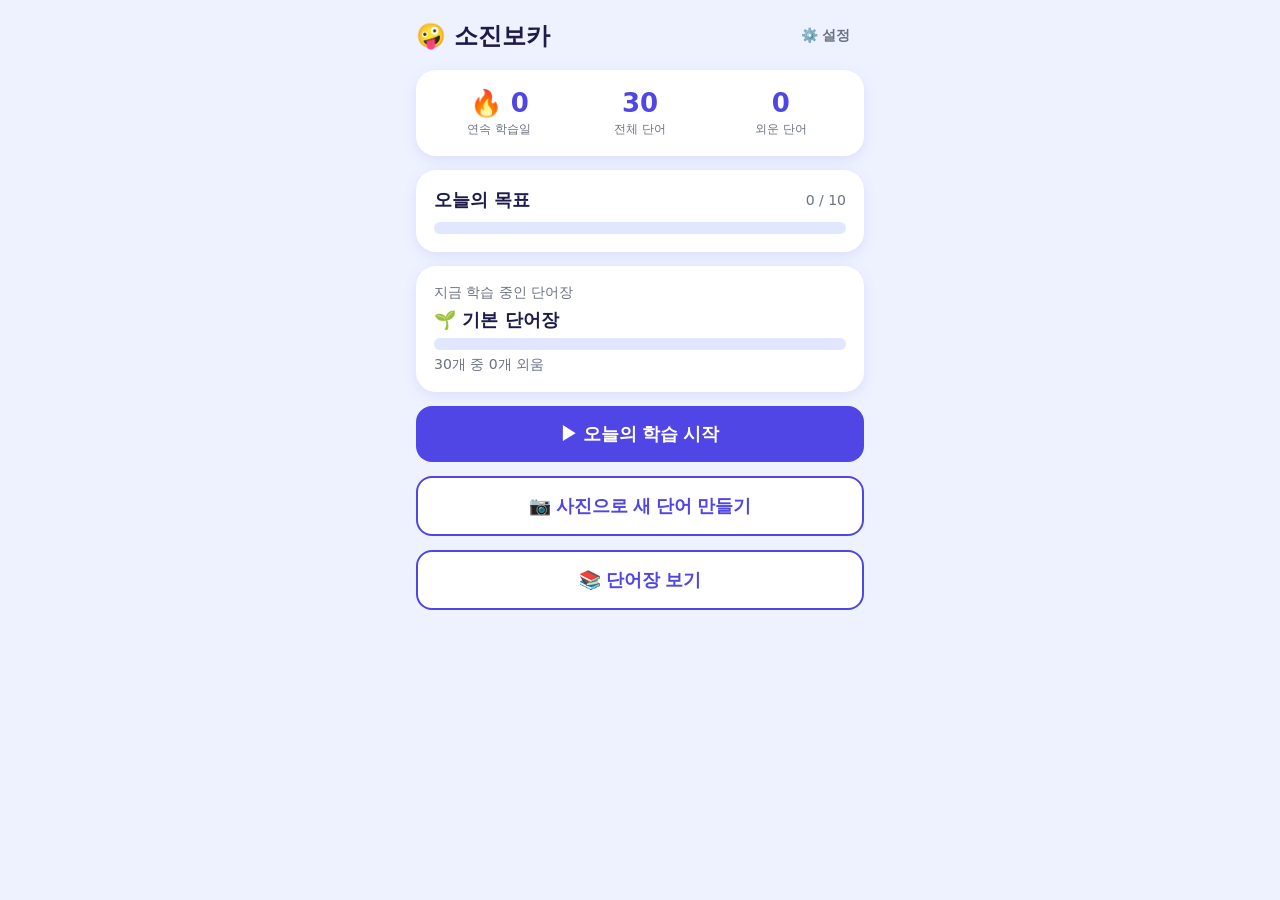
<file: index.html>
<!DOCTYPE html>
<html lang="ko">
<head>
<meta charset="UTF-8">
<meta name="viewport" content="width=device-width,initial-scale=1,viewport-fit=cover,user-scalable=no">
<meta name="theme-color" content="#4f46e5">
<link rel="icon" href="data:,">
<title>소진보카</title>
<link rel="stylesheet" href="style.css">
</head>
<body>
<div id="app"></div>
<div id="toast"></div>
<input type="file" id="cam" accept="image/*" capture="environment" hidden>
<input type="file" id="gallery" accept="image/*" multiple hidden>
<script src="words.js"></script>
<script src="app.js"></script>
</body>
</html>
</file>
<file: style.css>
*{box-sizing:border-box;-webkit-tap-highlight-color:transparent}
:root{--p:#4f46e5;--pl:#eef2ff;--ok:#16a34a;--ng:#dc2626;--tx:#1e1b4b;--mu:#6b7280}
html,body{margin:0;height:100%;font-family:system-ui,-apple-system,"Apple SD Gothic Neo","Malgun Gothic",sans-serif;background:var(--pl);color:var(--tx)}
#app{max-width:480px;margin:0 auto;min-height:100%;padding:16px 16px calc(24px + env(safe-area-inset-bottom));display:flex;flex-direction:column;gap:14px}
h1{font-size:24px;margin:4px 0}
h2{font-size:18px;margin:0}
.row{display:flex;gap:10px;align-items:center}
.sp{justify-content:space-between}
.card{background:#fff;border-radius:20px;padding:18px;box-shadow:0 4px 14px rgba(79,70,229,.1)}
.btn{border:0;border-radius:16px;padding:16px;font-size:18px;font-weight:700;background:var(--p);color:#fff;width:100%;cursor:pointer}
.btn.sec{background:#fff;color:var(--p);border:2px solid var(--p)}
.btn.ghost{background:transparent;color:var(--mu);font-size:15px;padding:8px}
.btn.sm{width:auto;padding:8px 14px;font-size:14px;border-radius:12px}
.btn:disabled{opacity:.5}
.stat{flex:1;text-align:center}
.stat b{display:block;font-size:26px;color:var(--p)}
.stat span{font-size:12px;color:var(--mu)}
.bar{height:12px;background:#e0e7ff;border-radius:8px;overflow:hidden}
.bar i{display:block;height:100%;background:linear-gradient(90deg,#818cf8,var(--p));transition:width .3s}
.big{font-size:44px;font-weight:800;text-align:center;margin:8px 0}
.emoji{font-size:72px;text-align:center}
.ko{font-size:22px;text-align:center;font-weight:700}
.mu{color:var(--mu);font-size:14px;text-align:center}
.ex{background:var(--pl);border-radius:12px;padding:10px;font-size:15px;text-align:center}
.opts{display:grid;gap:10px}
.opt{border:2px solid #c7d2fe;background:#fff;border-radius:16px;padding:16px;font-size:20px;font-weight:600;color:var(--tx);cursor:pointer}
.opt.ok{background:#dcfce7;border-color:var(--ok)}
.opt.ng{background:#fee2e2;border-color:var(--ng)}
.tiles{display:flex;flex-wrap:wrap;gap:8px;justify-content:center;min-height:52px}
.tile{width:48px;height:52px;border-radius:12px;border:2px solid #c7d2fe;background:#fff;font-size:24px;font-weight:700;cursor:pointer;color:var(--tx)}
.tile.slot{background:var(--pl);border-style:dashed}
.tile.ok{background:#dcfce7;border-color:var(--ok)}
.tile.ng{background:#fee2e2;border-color:var(--ng)}
.chip{display:flex;align-items:center;gap:10px;padding:10px;border-radius:14px;background:#fff;border:2px solid #e0e7ff}
.chip.off{opacity:.4}
.chip .w{flex:1}
.chip .w b{font-size:18px}
.chip .w div{font-size:13px;color:var(--mu)}
.chip input{width:22px;height:22px}
input[type=text],input[type=password],input[type=number],select{width:100%;padding:12px;font-size:16px;border:2px solid #c7d2fe;border-radius:12px;background:#fff}
label{font-size:14px;color:var(--mu);display:block;margin-bottom:4px}
.spk{border:0;background:var(--pl);border-radius:50%;width:48px;height:48px;font-size:24px;cursor:pointer;align-self:center}
.shake{animation:sh .3s}
@keyframes sh{25%{transform:translateX(-6px)}75%{transform:translateX(6px)}}
#toast{position:fixed;left:50%;bottom:30px;transform:translateX(-50%);background:#1e1b4b;color:#fff;padding:10px 18px;border-radius:20px;opacity:0;transition:opacity .3s;pointer-events:none;max-width:90%;text-align:center}
#toast.show{opacity:1}
.spin{text-align:center;padding:40px 0;font-size:18px}
.spin i{display:inline-block;width:40px;height:40px;border:5px solid #c7d2fe;border-top-color:var(--p);border-radius:50%;animation:rot 1s linear infinite;margin-bottom:12px}
@keyframes rot{to{transform:rotate(360deg)}}
.thumb{width:100%;max-height:180px;object-fit:cover;border-radius:14px}
</file>
